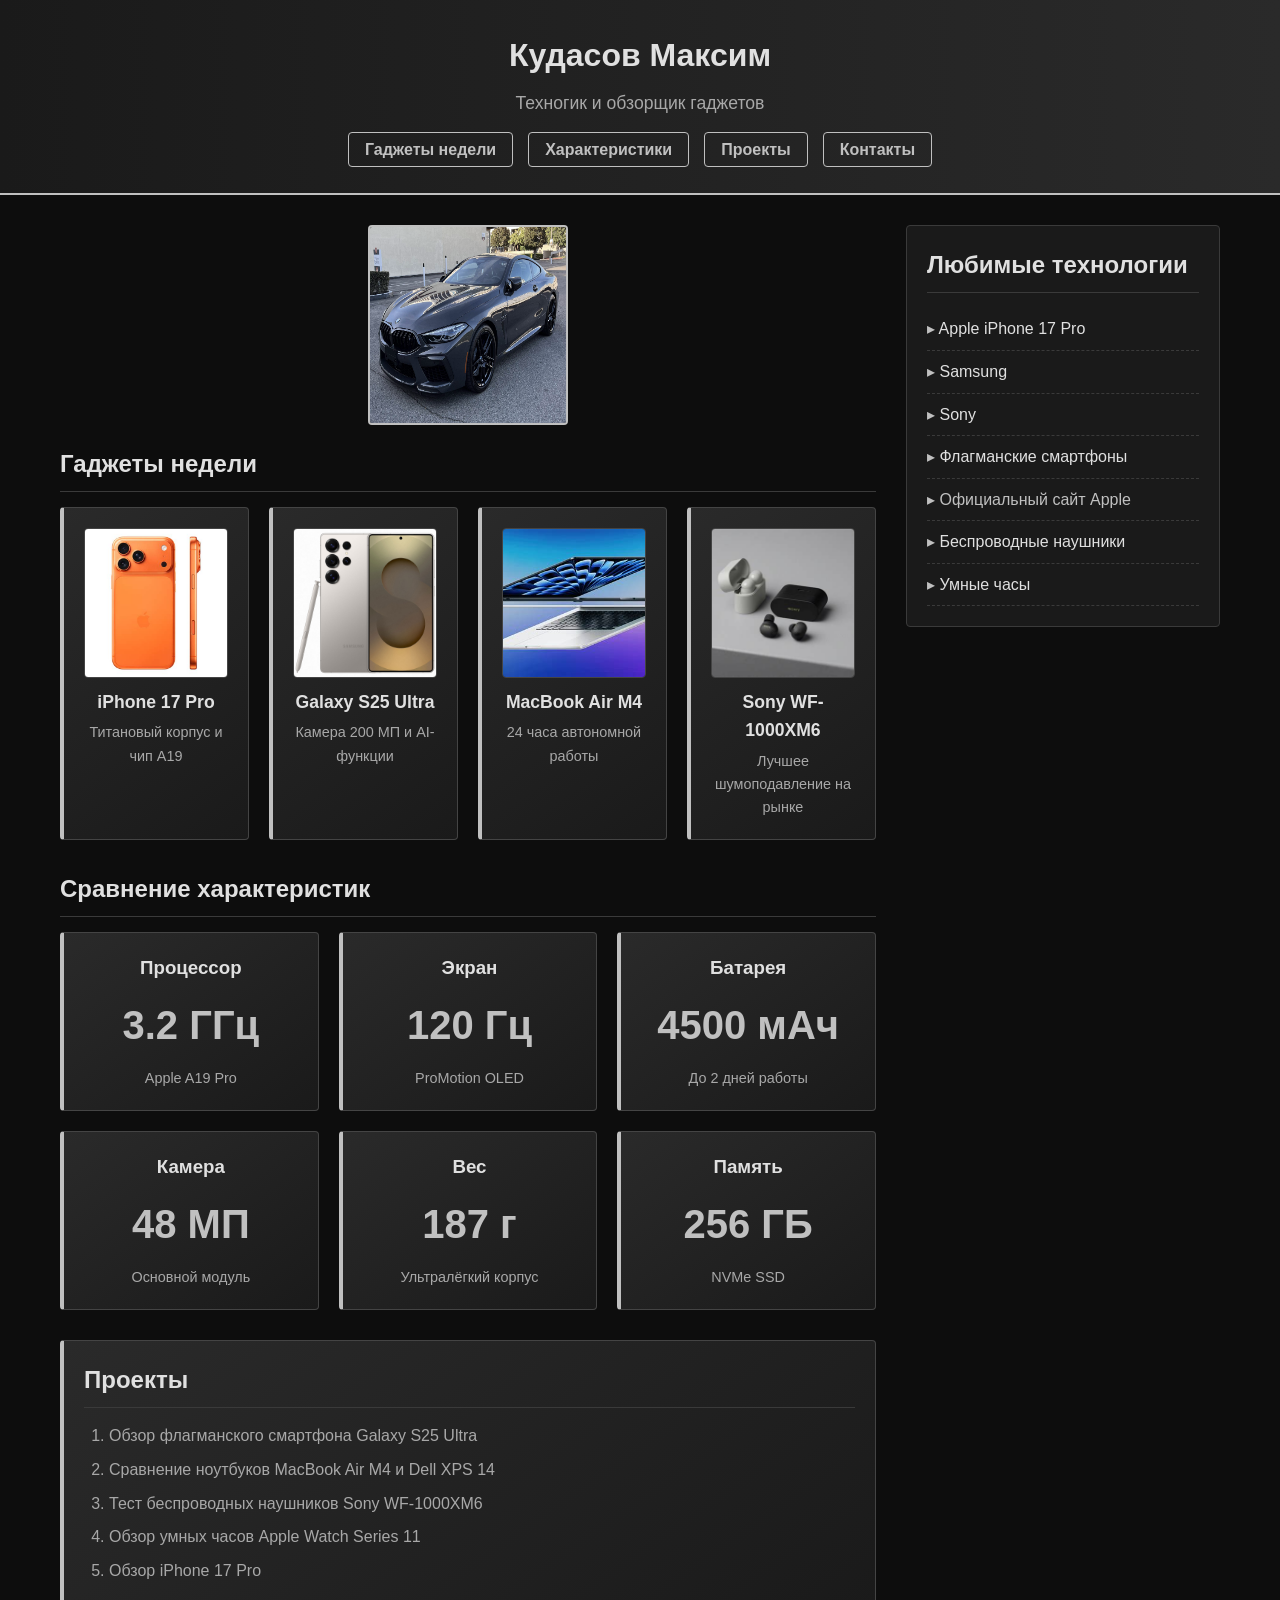
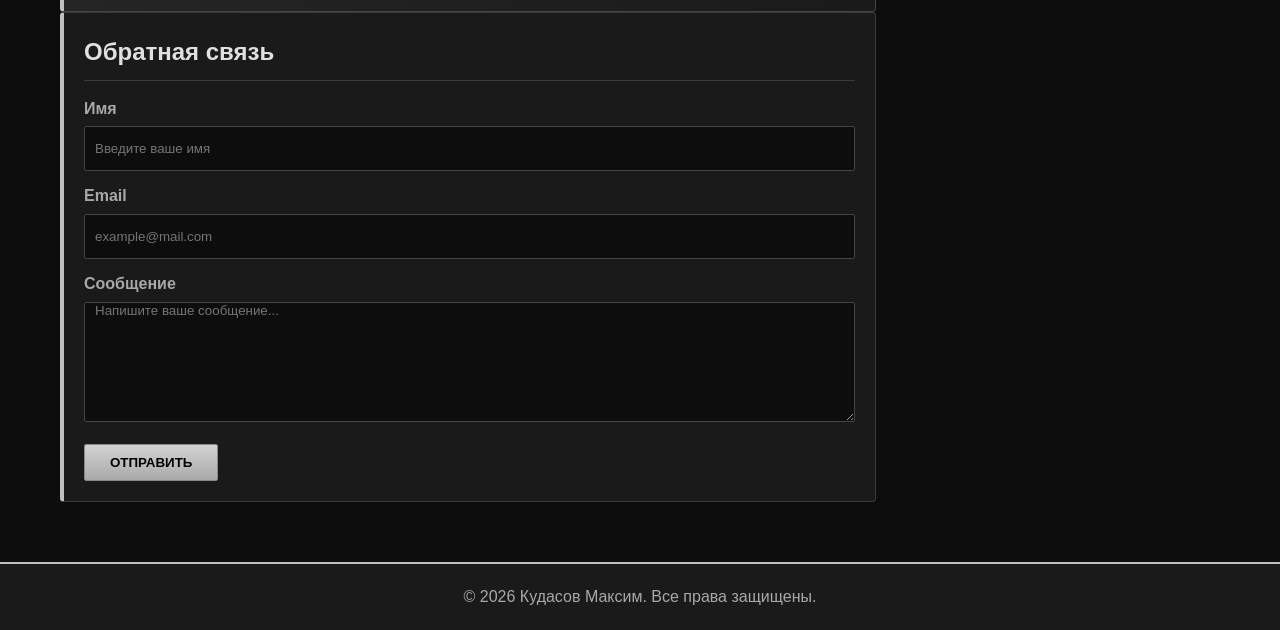
<file: lab3/index.html>
<!DOCTYPE html>
<html lang="ru">
<head>
    <!--Мета данные-->
    <meta charset="UTF-8">
    <meta name="viewport" content="width=device-width, initial-scale=1.0">
    <meta name="description" content="Персональная страница техногика и обзорщика гаджетов">
    <title>О себе — Кудасов Максим</title>

    <!--Подключение внешнего CSS файла - style-->
    <link rel="stylesheet" href="style.css">

    <style>
        input, textarea {
            height: 45px;
            font-family: var(--font-main);
        }
        textarea {
            height: 120px;
        }
    </style>
</head>
<body>
    <!--Само тело сайта-->
    <header>
        <h1 style="text-align: center;">Кудасов Максим</h1> <!--text-align: center для заголовка-->
        <p>Техногик и обзорщик гаджетов</p>

        <!-- 1. FLEXBOX: Навигационное меню -->
        <nav class="main-nav">
            <ul>
                <li><a href="#gadgets">Гаджеты недели</a></li>
                <li><a href="#specs">Характеристики</a></li>
                <li><a href="#projects">Проекты</a></li>
                <li><a href="#contacts">Контакты</a></li>
            </ul>
        </nav>
    </header>

    <div class="container">
        <main>
            <img class="avatar" src="images/bmw.jpg" alt="Кудасов Максим" width="200" height="200">

            <!-- 2. FLEXBOX: Карточки "Гаджеты недели" (4 шт.) -->
            <section id="gadgets">
                <h2>Гаджеты недели</h2>
                <div class="flex-cards-container">
                    <article class="flex-card metallic-card">
                        <img src="images/ip17.jpg" alt="iPhone 17 Pro">
                        <h3>iPhone 17 Pro</h3>
                        <p>Титановый корпус и чип A19</p>
                    </article>
                    <article class="flex-card metallic-card">
                        <img src="images/sam.jpg" alt="Galaxy S25 Ultra">
                        <h3>Galaxy S25 Ultra</h3>
                        <p>Камера 200 МП и AI-функции</p>
                    </article>
                    <article class="flex-card metallic-card">
                        <img src="images/mac.jpg" alt="MacBook Air M4">
                        <h3>MacBook Air M4</h3>
                        <p>24 часа автономной работы</p>
                    </article>
                    <article class="flex-card metallic-card">
                        <img src="images/sony.jpg" alt="Sony WF-1000XM6">
                        <h3>Sony WF-1000XM6</h3>
                        <p>Лучшее шумоподавление на рынке</p>
                    </article>
                </div>
            </section>

            <!-- 3. GRID: Дашборд "Сравнение характеристик" (6 блоков) -->
            <section id="specs">
                <h2>Сравнение характеристик</h2>
                <div class="grid-dashboard">
                    <article class="grid-item metallic-card">
                        <h3>Процессор</h3>
                        <!-- Тег <data> для числовых значений -->
                        <data value="3.2">3.2 ГГц</data>
                        <p class="muted">Apple A19 Pro</p>
                    </article>
                    <article class="grid-item metallic-card">
                        <h3>Экран</h3>
                        <data value="120">120 Гц</data>
                        <p class="muted">ProMotion OLED</p>
                    </article>
                    <article class="grid-item metallic-card">
                        <h3>Батарея</h3>
                        <data value="4500">4500 мАч</data>
                        <p class="muted">До 2 дней работы</p>
                    </article>
                    <article class="grid-item metallic-card">
                        <h3>Камера</h3>
                        <data value="48">48 МП</data>
                        <p class="muted">Основной модуль</p>
                    </article>
                    <article class="grid-item metallic-card">
                        <h3>Вес</h3>
                        <data value="187">187 г</data>
                        <p class="muted">Ультралёгкий корпус</p>
                    </article>
                    <article class="grid-item metallic-card">
                        <h3>Память</h3>
                        <data value="256">256 ГБ</data>
                        <p class="muted">NVMe SSD</p>
                    </article>
                </div>
            </section>

            <section id="projects" class="metallic-card">
                <h2>Проекты</h2>
                <ol>
                    <li>Обзор флагманского смартфона Galaxy S25 Ultra</li>
                    <li>Сравнение ноутбуков MacBook Air M4 и Dell XPS 14</li>
                    <li>Тест беспроводных наушников Sony WF-1000XM6</li>
                    <li>Обзор умных часов Apple Watch Series 11</li>
                    <li>Обзор iPhone 17 Pro</li>
                </ol>
            </section>

            <form id="contacts" action="#" method="post">
                <h2>Обратная связь</h2>

                <label for="name">Имя</label>
                <input type="text" id="name" name="name" placeholder="Введите ваше имя" required>

                <label for="email">Email</label>
                <input type="email" id="email" name="email" placeholder="example@mail.com" required>

                <label for="message">Сообщение</label>
                <textarea id="message" name="message" placeholder="Напишите ваше сообщение..." required></textarea>

                <button type="submit">Отправить</button>
            </form>
        </main>

        <aside>
            <h2>Любимые технологии</h2>
            <ul>
                <li>Apple iPhone 17 Pro</li>
                <li>Samsung</li>
                <li>Sony</li>
                <li>Флагманские смартфоны</li>
                <li><a href="https://www.apple.com" target="_blank">Официальный сайт Apple</a></li>
                <li>Беспроводные наушники</li>
                <li>Умные часы</li>
            </ul>
        </aside>
    </div>

    <!--Позиционирование: static-->
    <footer style="position: static;">
        <p>&copy; 2026 Кудасов Максим. Все права защищены.</p>
    </footer>
</body>
</html>
</file>
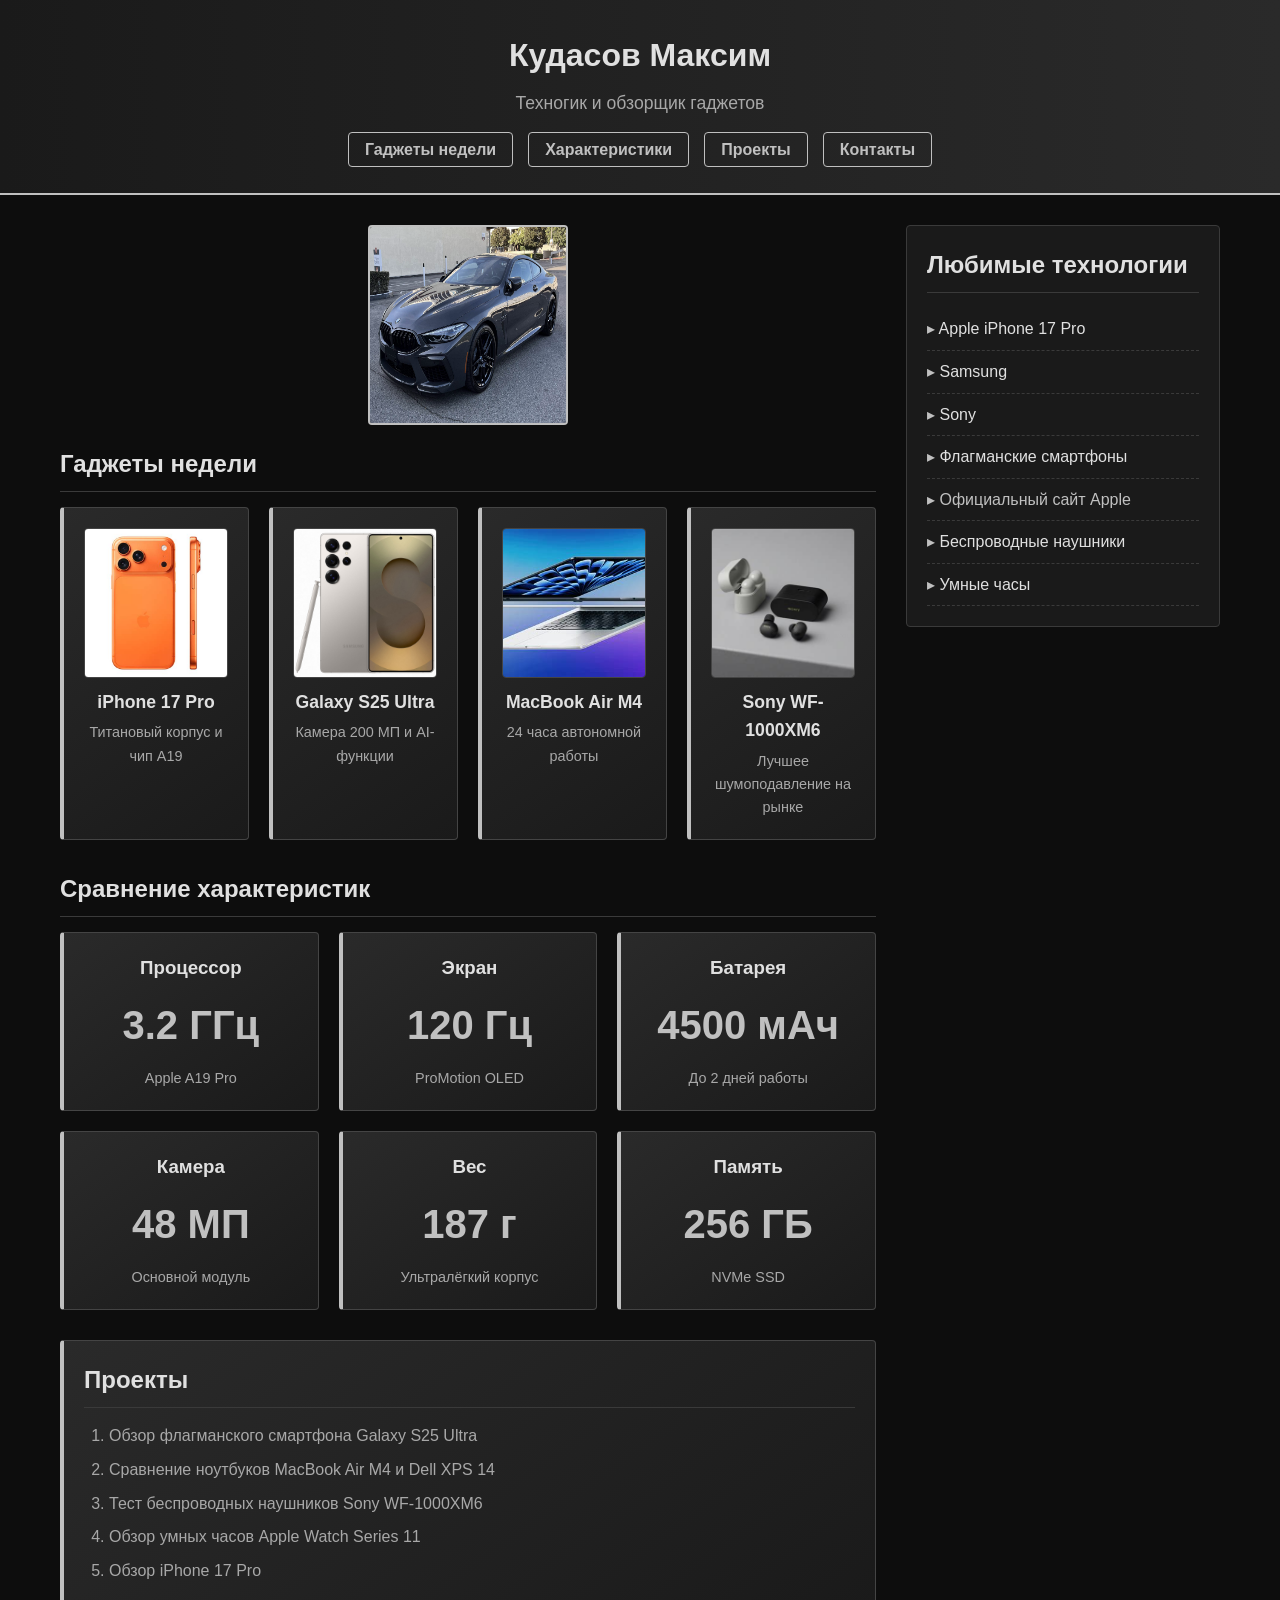
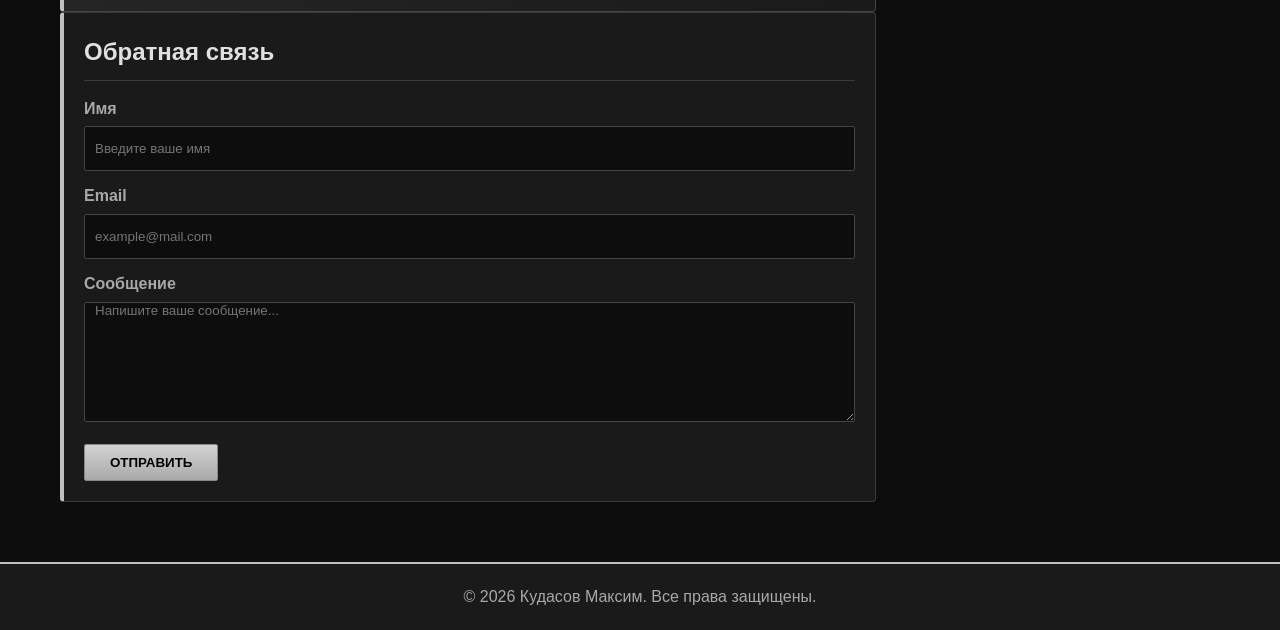
<file: lab4/index.html>
<!DOCTYPE html>
<html lang="ru">
<head>
    <!--Мета данные-->
    <meta charset="UTF-8">
    <meta name="viewport" content="width=device-width, initial-scale=1.0">
    <meta name="description" content="Персональная страница техногика и обзорщика гаджетов">
    <title>О себе — Кудасов Максим</title>

    <!--Подключение внешнего CSS файла - style-->
    <link rel="stylesheet" href="style.css">

    <style>
        input, textarea {
            height: 45px;
            font-family: var(--font-main);
        }
        textarea {
            height: 120px;
        }
    </style>
</head>
<body>
    <!--Само тело сайта-->
    <header>
        <h1 style="text-align: center;">Кудасов Максим</h1> <!--text-align: center для заголовка-->
        <p>Техногик и обзорщик гаджетов</p>

        <!-- 1. FLEXBOX: Навигационное меню -->
        <nav class="main-nav">
            <ul>
                <li><a href="#gadgets">Гаджеты недели</a></li>
                <li><a href="#specs">Характеристики</a></li>
                <li><a href="#projects">Проекты</a></li>
                <li><a href="#contacts">Контакты</a></li>
            </ul>
        </nav>
    </header>

    <div class="container">
        <main>
            <img class="avatar" src="images/bmw.jpg" alt="Кудасов Максим" width="200" height="200">

            <!-- 2. FLEXBOX: Карточки "Гаджеты недели" (4 шт.) -->
            <section id="gadgets">
                <h2>Гаджеты недели</h2>
                <div class="flex-cards-container">
                    <article class="flex-card metallic-card">
                        <img src="images/ip17.jpg" alt="iPhone 17 Pro">
                        <h3>iPhone 17 Pro</h3>
                        <p>Титановый корпус и чип A19</p>
                    </article>
                    <article class="flex-card metallic-card">
                        <img src="images/sam.jpg" alt="Galaxy S25 Ultra">
                        <h3>Galaxy S25 Ultra</h3>
                        <p>Камера 200 МП и AI-функции</p>
                    </article>
                    <article class="flex-card metallic-card">
                        <img src="images/mac.jpg" alt="MacBook Air M4">
                        <h3>MacBook Air M4</h3>
                        <p>24 часа автономной работы</p>
                    </article>
                    <article class="flex-card metallic-card">
                        <img src="images/sony.jpg" alt="Sony WF-1000XM6">
                        <h3>Sony WF-1000XM6</h3>
                        <p>Лучшее шумоподавление на рынке</p>
                    </article>
                </div>
            </section>

            <!-- 3. GRID: Дашборд "Сравнение характеристик" (6 блоков) -->
            <section id="specs">
                <h2>Сравнение характеристик</h2>
                <div class="grid-dashboard">
                    <article class="grid-item metallic-card">
                        <h3>Процессор</h3>
                        <!-- Тег <data> для числовых значений -->
                        <data value="3.2">3.2 ГГц</data>
                        <p class="muted">Apple A19 Pro</p>
                    </article>
                    <article class="grid-item metallic-card">
                        <h3>Экран</h3>
                        <data value="120">120 Гц</data>
                        <p class="muted">ProMotion OLED</p>
                    </article>
                    <article class="grid-item metallic-card">
                        <h3>Батарея</h3>
                        <data value="4500">4500 мАч</data>
                        <p class="muted">До 2 дней работы</p>
                    </article>
                    <article class="grid-item metallic-card">
                        <h3>Камера</h3>
                        <data value="48">48 МП</data>
                        <p class="muted">Основной модуль</p>
                    </article>
                    <article class="grid-item metallic-card">
                        <h3>Вес</h3>
                        <data value="187">187 г</data>
                        <p class="muted">Ультралёгкий корпус</p>
                    </article>
                    <article class="grid-item metallic-card">
                        <h3>Память</h3>
                        <data value="256">256 ГБ</data>
                        <p class="muted">NVMe SSD</p>
                    </article>
                </div>
            </section>

            <section id="projects" class="metallic-card">
                <h2>Проекты</h2>
                <ol>
                    <li>Обзор флагманского смартфона Galaxy S25 Ultra</li>
                    <li>Сравнение ноутбуков MacBook Air M4 и Dell XPS 14</li>
                    <li>Тест беспроводных наушников Sony WF-1000XM6</li>
                    <li>Обзор умных часов Apple Watch Series 11</li>
                    <li>Обзор iPhone 17 Pro</li>
                </ol>
            </section>

            <form id="contacts" action="#" method="post">
                <h2>Обратная связь</h2>

                <label for="name">Имя</label>
                <input type="text" id="name" name="name" placeholder="Введите ваше имя" required>

                <label for="email">Email</label>
                <input type="email" id="email" name="email" placeholder="example@mail.com" required>

                <label for="message">Сообщение</label>
                <textarea id="message" name="message" placeholder="Напишите ваше сообщение..." required></textarea>

                <button type="submit">Отправить</button>
            </form>
        </main>

        <aside>
            <h2>Любимые технологии</h2>
            <ul>
                <li>Apple iPhone 17 Pro</li>
                <li>Samsung</li>
                <li>Sony</li>
                <li>Флагманские смартфоны</li>
                <li><a href="https://www.apple.com" target="_blank">Официальный сайт Apple</a></li>
                <li>Беспроводные наушники</li>
                <li>Умные часы</li>
            </ul>
        </aside>
    </div>

    <!--Позиционирование: static-->
    <footer style="position: static;">
        <p>&copy; 2026 Кудасов Максим. Все права защищены.</p>
    </footer>

    <script src="script.js"></script>
</body>
</html>
</file>
<file: lab3/style.css>
:root {
    --color-bg: #0d0d0d;         /* Основной фон (черный) */
    --color-surface: #1a1a1a;    /* Фон карточек (темно-серый) */
    --color-primary: #c0c0c0;    /* Основной акцент (серебристый) */
    --color-accent: #000000;     /* Акцентный (черный) */
    --color-text: #e0e0e0;       /* Цвет текста (светло-серый, контраст > 4.5:1) */
    --color-text-muted: #a8a8a8; /* Приглушенный текст */
    --font-main: 'Segoe UI', Tahoma, sans-serif;
}

* {
    margin: 0;
    padding: 0;
    box-sizing: border-box;
}

body {
    font-family: var(--font-main);
    background-color: var(--color-bg);
    color: var(--color-text);
    line-height: 1.6;
    min-height: 100vh;
    display: flex;
    flex-direction: column;
}

header {
    background: linear-gradient(90deg, #1a1a1a 0%, #2a2a2a 100%);
    border-bottom: 2px solid var(--color-primary);
    padding: 30px 20px;
}
header p { color: var(--color-text-muted); text-align: center; margin-top: 8px; font-size: 1.1rem; }

/* --- 1. FLEXBOX: Навигация --- */
.main-nav ul {
    display: flex;
    justify-content: center;
    flex-wrap: wrap;
    gap: 15px;
    list-style: none;
    margin-top: 20px;
}
.main-nav a {
    color: var(--color-primary);
    text-decoration: none;
    font-weight: 600;
    padding: 8px 16px;
    border: 1px solid var(--color-primary);
    border-radius: 4px;
    transition: all 0.3s ease;
}
.main-nav a:hover {
    background-color: var(--color-primary);
    color: var(--color-accent);
}

.container {
    display: flex;
    flex: 1;
    max-width: 1200px;
    margin: 30px auto;
    gap: 30px;
    padding: 0 20px;
    width: 100%;
}

main {
    flex: 3;
}

aside {
    flex: 1;
    background-color: var(--color-surface);
    border: 1px solid #3a3a3a;
    border-radius: 4px;
    padding: 20px;
    height: fit-content;
}

/* Общие стили для заголовков секций */
section h2, aside h2, form h2 {
    color: var(--color-text);
    margin-bottom: 15px;
    font-size: 1.5rem;
    border-bottom: 1px solid #3a3a3a;
    padding-bottom: 8px;
}

/* --- 2. FLEXBOX: Карточки гаджетов --- */
.flex-cards-container {
    display: flex;
    flex-wrap: wrap;
    gap: 20px;
    margin-bottom: 30px;
}

.flex-card {
    flex: 0 0 calc(25% - 15px);
    display: flex;
    flex-direction: column;
    text-align: center;
    margin-bottom: 0;
}

.flex-card img {
    width: 100%;
    height: 150px;
    object-fit: cover;
    border-radius: 4px;
    margin-bottom: 10px;
    border: 1px solid #444;
}

.flex-card h3 { font-size: 1.1rem; margin-bottom: 5px; }

.flex-card p { font-size: 0.9rem; color: var(--color-text-muted); }

/* --- 3. GRID: Дашборд характеристик --- */
.grid-dashboard {
    display: grid;
    grid-template-columns: repeat(3, 1fr);
    gap: 20px;
    margin-bottom: 30px;
}

.grid-item {
    text-align: center;
    margin-bottom: 0;
    padding: 20px;
}

.grid-item data {
    display: block;
    font-size: 2.5rem;
    font-weight: 700;
    color: var(--color-primary);
    margin: 10px 0;
    font-variant-numeric: tabular-nums;
}

.grid-item .muted { color: var(--color-text-muted); font-size: 0.9rem; }

.metallic-card {
    position: relative;
    background: linear-gradient(145deg, #2a2a2a, #1a1a1a);
    border: 1px solid #444;
    border-left: 4px solid var(--color-primary);
    padding: 20px;
    border-radius: 4px;
    transition: transform 0.3s ease, box-shadow 0.3s ease;
}

.metallic-card:hover {
    transform: translateY(-5px);
    box-shadow: 0 15px 30px rgba(192, 192, 192, 0.15);
}

.badge {
    position: absolute; top: -12px; right: -12px;
    background-color: var(--color-primary); color: var(--color-accent);
    padding: 4px 10px; font-size: 0.8rem; font-weight: bold; border-radius: 4px;
}
.metallic-card ul, .metallic-card ol { padding-left: 25px; }

.metallic-card li { margin-bottom: 8px; color: var(--color-text-muted); }

aside ul { list-style: none; }
aside li { padding: 8px 0; border-bottom: 1px dashed #3a3a3a; }
aside li::before { content: "▸ "; color: var(--color-primary); }
aside a { color: var(--color-primary); text-decoration: none; transition: color 0.2s; }
aside a:hover { color: #ffffff; text-decoration: underline; }
aside a:visited { color: #888888; }

.avatar { display: block; margin: 0 auto 20px auto; border: 2px solid var(--color-primary); border-radius: 4px; filter: grayscale(30%); }

form { background-color: var(--color-surface); border: 1px solid #3a3a3a; border-left: 4px solid var(--color-primary); padding: 20px; border-radius: 4px; margin-bottom: 30px; }
label { display: block; margin-top: 12px; margin-bottom: 5px; color: var(--color-text-muted); font-weight: 600; }
input, textarea { width: 100%; padding: 0 10px; background-color: #0d0d0d; border: 1px solid #444; color: var(--color-text); border-radius: 2px; transition: border-color 0.2s; }
input:focus, textarea:focus { outline: none; border-color: var(--color-primary); }
button { margin-top: 15px; padding: 10px 25px; background: linear-gradient(180deg, #d3d3d3 0%, #a9a9a9 100%); color: var(--color-accent); border: 1px solid #888; border-radius: 2px; font-weight: 700; text-transform: uppercase; cursor: pointer; transition: all 0.2s ease; }
button:hover { background: linear-gradient(180deg, #e0e0e0 0%, #c0c0c0 100%); }
button:active { transform: scale(0.97); }
button:focus { box-shadow: 0 0 10px var(--color-primary); outline: none; }

footer { background-color: var(--color-surface); border-top: 2px solid var(--color-primary); text-align: center; padding: 20px; color: var(--color-text-muted); margin-top: auto; }

/* ПЛАНШЕТЫ (до 1024px): Flex = 2 в ряд, Grid = 2 в ряд */
@media (max-width: 1024px) {

    .flex-card {
        flex: 0 0 calc(50% - 10px);
    }

    .grid-dashboard {
        grid-template-columns: repeat(2, 1fr);
    }
}

/* МОБИЛЬНЫЕ (до 768px): Flex = 1 в ряд, Grid = 1 в ряд, Меню вертикально */
@media (max-width: 768px) {
    .container { flex-direction: column; }

    .main-nav ul { flex-direction: column; align-items: center; }
    .main-nav a { width: 100%; text-align: center; }

    .flex-card {
        flex: 0 0 100%;
    }

    .grid-dashboard {
        grid-template-columns: 1fr;
    }
}
</file>
<file: lab4/style.css>
:root {
    --color-bg: #0d0d0d;         /* Основной фон (черный) */
    --color-surface: #1a1a1a;    /* Фон карточек (темно-серый) */
    --color-primary: #c0c0c0;    /* Основной акцент (серебристый) */
    --color-accent: #000000;     /* Акцентный (черный) */
    --color-text: #e0e0e0;       /* Цвет текста (светло-серый, контраст > 4.5:1) */
    --color-text-muted: #a8a8a8; /* Приглушенный текст */
    --font-main: 'Segoe UI', Tahoma, sans-serif;
}

* {
    margin: 0;
    padding: 0;
    box-sizing: border-box;
}

body {
    font-family: var(--font-main);
    background-color: var(--color-bg);
    color: var(--color-text);
    line-height: 1.6;
    min-height: 100vh;
    display: flex;
    flex-direction: column;
}

header {
    background: linear-gradient(90deg, #1a1a1a 0%, #2a2a2a 100%);
    border-bottom: 2px solid var(--color-primary);
    padding: 30px 20px;
}
header p { color: var(--color-text-muted); text-align: center; margin-top: 8px; font-size: 1.1rem; }

/* --- 1. FLEXBOX: Навигация --- */
.main-nav ul {
    display: flex;
    justify-content: center;
    flex-wrap: wrap;
    gap: 15px;
    list-style: none;
    margin-top: 20px;
}
.main-nav a {
    color: var(--color-primary);
    text-decoration: none;
    font-weight: 600;
    padding: 8px 16px;
    border: 1px solid var(--color-primary);
    border-radius: 4px;
    transition: all 0.3s ease;
}
.main-nav a:hover {
    background-color: var(--color-primary);
    color: var(--color-accent);
}

.container {
    display: flex;
    flex: 1;
    max-width: 1200px;
    margin: 30px auto;
    gap: 30px;
    padding: 0 20px;
    width: 100%;
}

main {
    flex: 3;
}

aside {
    flex: 1;
    background-color: var(--color-surface);
    border: 1px solid #3a3a3a;
    border-radius: 4px;
    padding: 20px;
    height: fit-content;
}

/* Общие стили для заголовков секций */
section h2, aside h2, form h2 {
    color: var(--color-text);
    margin-bottom: 15px;
    font-size: 1.5rem;
    border-bottom: 1px solid #3a3a3a;
    padding-bottom: 8px;
}

/* --- 2. FLEXBOX: Карточки гаджетов --- */
.flex-cards-container {
    display: flex;
    flex-wrap: wrap;
    gap: 20px;
    margin-bottom: 30px;
}

.flex-card {
    flex: 0 0 calc(25% - 15px);
    display: flex;
    flex-direction: column;
    text-align: center;
    margin-bottom: 0;
}

.flex-card img {
    width: 100%;
    height: 150px;
    object-fit: cover;
    border-radius: 4px;
    margin-bottom: 10px;
    border: 1px solid #444;
}

.flex-card h3 { font-size: 1.1rem; margin-bottom: 5px; }

.flex-card p { font-size: 0.9rem; color: var(--color-text-muted); }

/* --- 3. GRID: Дашборд характеристик --- */
.grid-dashboard {
    display: grid;
    grid-template-columns: repeat(3, 1fr);
    gap: 20px;
    margin-bottom: 30px;
}

.grid-item {
    text-align: center;
    margin-bottom: 0;
    padding: 20px;
}

.grid-item data {
    display: block;
    font-size: 2.5rem;
    font-weight: 700;
    color: var(--color-primary);
    margin: 10px 0;
    font-variant-numeric: tabular-nums;
}

.grid-item .muted { color: var(--color-text-muted); font-size: 0.9rem; }

.metallic-card {
    position: relative;
    background: linear-gradient(145deg, #2a2a2a, #1a1a1a);
    border: 1px solid #444;
    border-left: 4px solid var(--color-primary);
    padding: 20px;
    border-radius: 4px;
    transition: transform 0.3s ease, box-shadow 0.3s ease;
}

.metallic-card:hover {
    transform: translateY(-5px);
    box-shadow: 0 15px 30px rgba(192, 192, 192, 0.15);
}

.badge {
    position: absolute; top: -12px; right: -12px;
    background-color: var(--color-primary); color: var(--color-accent);
    padding: 4px 10px; font-size: 0.8rem; font-weight: bold; border-radius: 4px;
}
.metallic-card ul, .metallic-card ol { padding-left: 25px; }

.metallic-card li { margin-bottom: 8px; color: var(--color-text-muted); }

aside ul { list-style: none; }
aside li { padding: 8px 0; border-bottom: 1px dashed #3a3a3a; }
aside li::before { content: "▸ "; color: var(--color-primary); }
aside a { color: var(--color-primary); text-decoration: none; transition: color 0.2s; }
aside a:hover { color: #ffffff; text-decoration: underline; }
aside a:visited { color: #888888; }

.avatar { display: block; margin: 0 auto 20px auto; border: 2px solid var(--color-primary); border-radius: 4px; filter: grayscale(30%); }

form { background-color: var(--color-surface); border: 1px solid #3a3a3a; border-left: 4px solid var(--color-primary); padding: 20px; border-radius: 4px; margin-bottom: 30px; }
label { display: block; margin-top: 12px; margin-bottom: 5px; color: var(--color-text-muted); font-weight: 600; }
input, textarea { width: 100%; padding: 0 10px; background-color: #0d0d0d; border: 1px solid #444; color: var(--color-text); border-radius: 2px; transition: border-color 0.2s; }
input:focus, textarea:focus { outline: none; border-color: var(--color-primary); }
button { margin-top: 15px; padding: 10px 25px; background: linear-gradient(180deg, #d3d3d3 0%, #a9a9a9 100%); color: var(--color-accent); border: 1px solid #888; border-radius: 2px; font-weight: 700; text-transform: uppercase; cursor: pointer; transition: all 0.2s ease; }
button:hover { background: linear-gradient(180deg, #e0e0e0 0%, #c0c0c0 100%); }
button:active { transform: scale(0.97); }
button:focus { box-shadow: 0 0 10px var(--color-primary); outline: none; }

footer { background-color: var(--color-surface); border-top: 2px solid var(--color-primary); text-align: center; padding: 20px; color: var(--color-text-muted); margin-top: auto; }

/* ПЛАНШЕТЫ (до 1024px): Flex = 2 в ряд, Grid = 2 в ряд */
@media (max-width: 1024px) {

    .flex-card {
        flex: 0 0 calc(50% - 10px);
    }

    .grid-dashboard {
        grid-template-columns: repeat(2, 1fr);
    }
}

/* МОБИЛЬНЫЕ (до 768px): Flex = 1 в ряд, Grid = 1 в ряд, Меню вертикально */
@media (max-width: 768px) {
    .container { flex-direction: column; }

    .main-nav ul { flex-direction: column; align-items: center; }
    .main-nav a { width: 100%; text-align: center; }

    .flex-card {
        flex: 0 0 100%;
    }

    .grid-dashboard {
        grid-template-columns: 1fr;
    }
}
</file>
